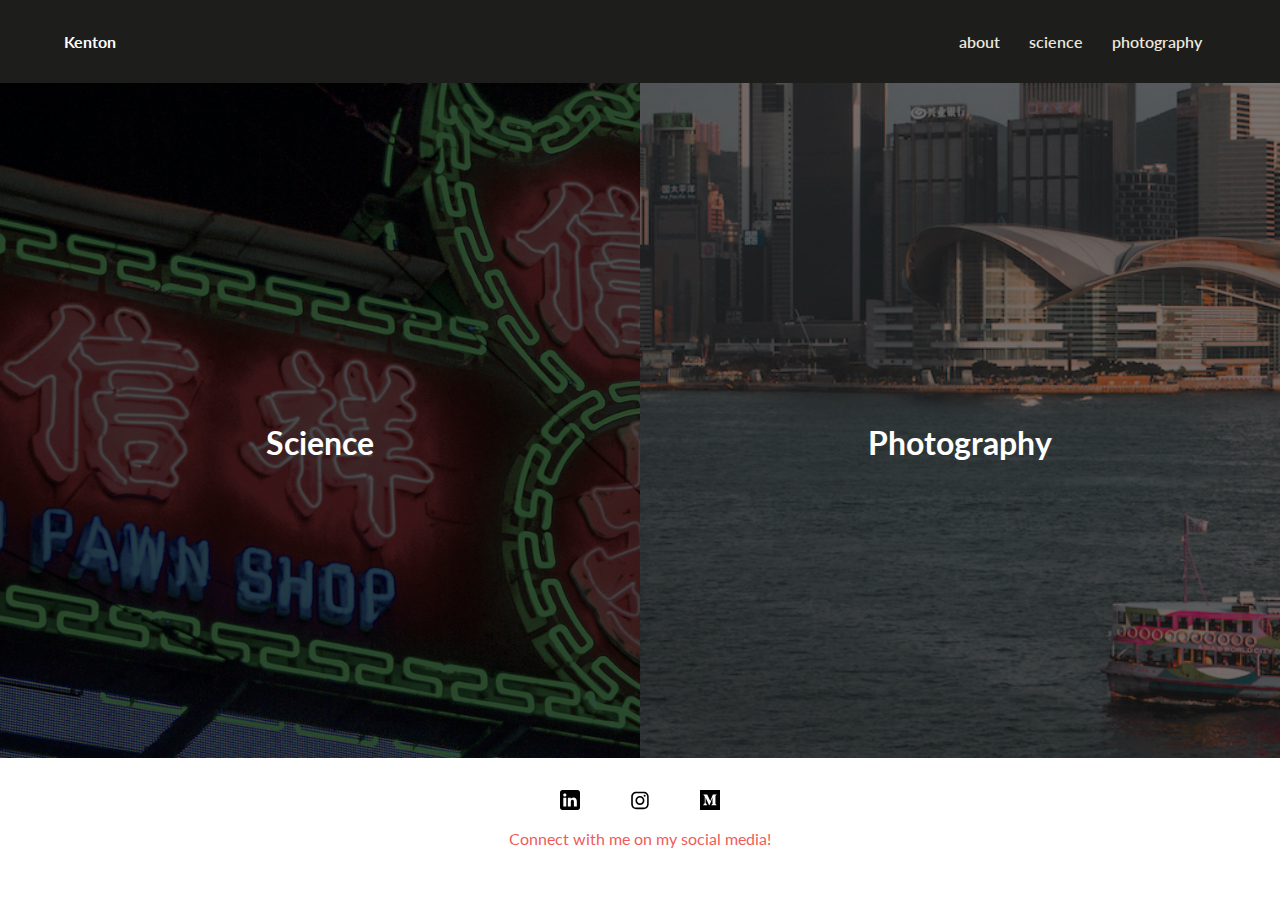
<file: index.html>
<!DOCTYPE html>
<html lang="en">
  <head>
    <meta charset="UTF-8" />
    <meta http-equiv="X-UA-Compatible" content="IE=edge" />
    <meta name="viewport" content="width=device-width, initial-scale=1.0" />
    <title>Kenton Kwok | Physics and Photography</title>
    <link rel="stylesheet" href="css/main.css" />
  </head>

  <body>
    <!---------- Navbar ---------->
    <div class="nav-container">
      <header>
        <a href="index.html" class="logo">Kenton</a>

        <nav>
          <ul>
            <li><a href="about.html">about</a></li>
            <li><a href="science.html">science</a></li>
            <li><a href="photography.html">photography</a></li>
          </ul>
        </nav>
      </header>
    </div>

    <div class="splash">
      <div class="splash-container science">
        <a href="science.html"><h1 class="splash-text science-text">Science</h1></a>
      </div>
      <div class="splash-container photography">
        <a href="photography.html"><h1 class="splash-text photography-text">Photography</h1></a>
      </div>
    </div>

    <!-- Footer -->

    <section class="action">
      <ul>
        <li>
          <a href="https://www.linkedin.com/in/kentonkwok/"
            ><img src="images/linkedin.svg" alt="linkedin"
          /></a>
        </li>
        <li>
          <a href="https://www.instagram.com/kurnturn/"
            ><img src="images/instagram.svg" alt="instagram"
          /></a>
        </li>
        <li>
          <a href="https://medium.com/@kwokkenton"><img src="images/medium.svg" alt="medium" /></a>
        </li>
      </ul>
      <p>Connect with me on my social media!</p>
    </section>
  </body>
</html>
</file>
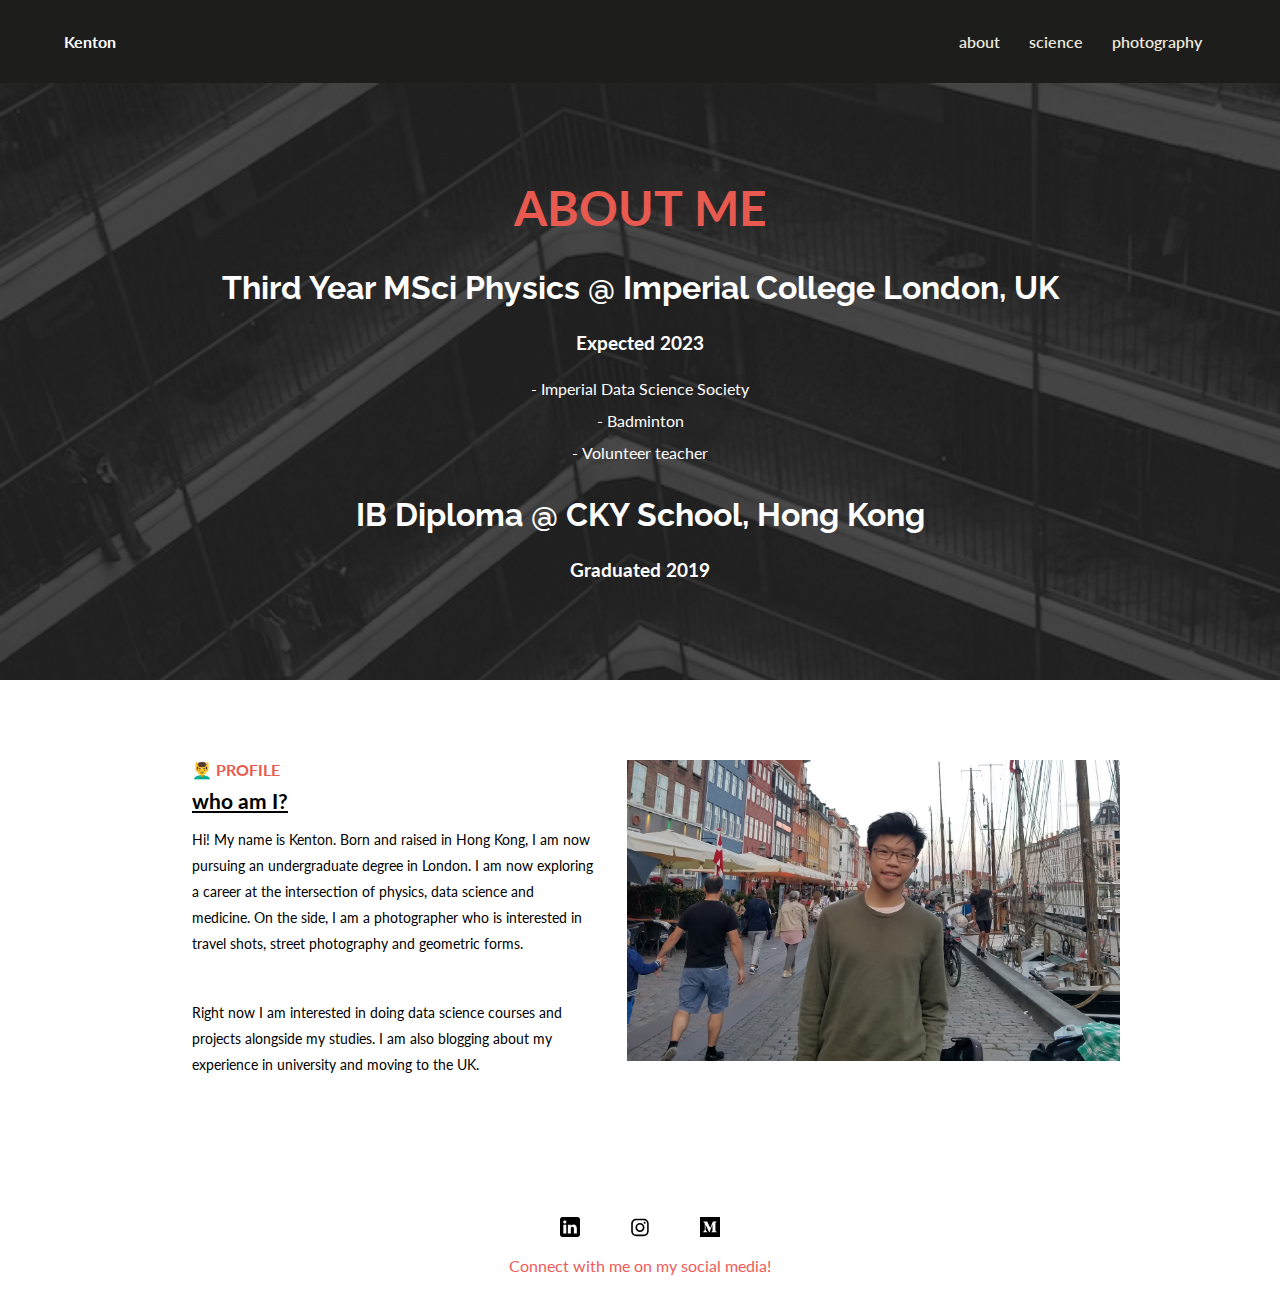
<file: about.html>
<!DOCTYPE html>
<html lang="en">
  <head>
    <meta charset="UTF-8" />
    <meta http-equiv="X-UA-Compatible" content="IE=edge" />
    <meta name="viewport" content="width=device-width, initial-scale=1.0" />
    <title>Kenton Kwok | About</title>
    <link rel="stylesheet" href="css/main.css" />
  </head>

  <body>
    <div class="nav-container">
      <header>
        <a href="index.html" class="logo">Kenton</a>
        <nav>
          <ul>
            <li><a href="about.html">about</a></li>
            <li><a href="science.html">science</a></li>
            <li><a href="photography.html">photography</a></li>
          </ul>
        </nav>
      </header>
    </div>
    <div class="hero">
      <div class="content">
        <h1 style="text-transform: uppercase">about me</h1>
        <h2>Third Year MSci Physics @ Imperial College London, UK</h2>
        <h3>Expected 2023</h3>
        <ul>
          <li>Imperial Data Science Society</li>
          <li>Badminton</li>
          <li>Volunteer teacher</li>
        </ul>
        <h2>IB Diploma @ CKY School, Hong Kong</h2>
        <h3>Graduated 2019</h3>
      </div>
    </div>

    <section class="featured">
      <div class="left">
        <div class="inner transition2">
          <p class="subtitle">💆‍♂️ Profile</p>
          <a href="#" class="featured-title">who am I?</a>
          <p class="featured-desc">
            Hi! My name is Kenton. Born and raised in Hong Kong, I am now pursuing an undergraduate
            degree in London. I am now exploring a career at the intersection of physics, data
            science and medicine. On the side, I am a photographer who is interested in travel
            shots, street photography and geometric forms.
          </p>
          <p class="featured-desc">
            Right now I am interested in doing data science courses and projects alongside my
            studies. I am also blogging about my experience in university and moving to the UK.
          </p>
        </div>
      </div>
      <img class="right transition2" src="images/me.jpg" alt="featured photo" />
    </section>

    <section class="action">
      <ul>
        <li>
          <a href="https://www.linkedin.com/in/kentonkwok/"
            ><img src="images/linkedin.svg" alt="linkedin"
          /></a>
        </li>
        <li>
          <a href="https://www.instagram.com/kurnturn/"
            ><img src="images/instagram.svg" alt="instagram"
          /></a>
        </li>
        <li>
          <a href="https://medium.com/@kwokkenton"><img src="images/medium.svg" alt="medium" /></a>
        </li>
      </ul>
      <p>Connect with me on my social media!</p>
    </section>
  </body>
</html>
</file>
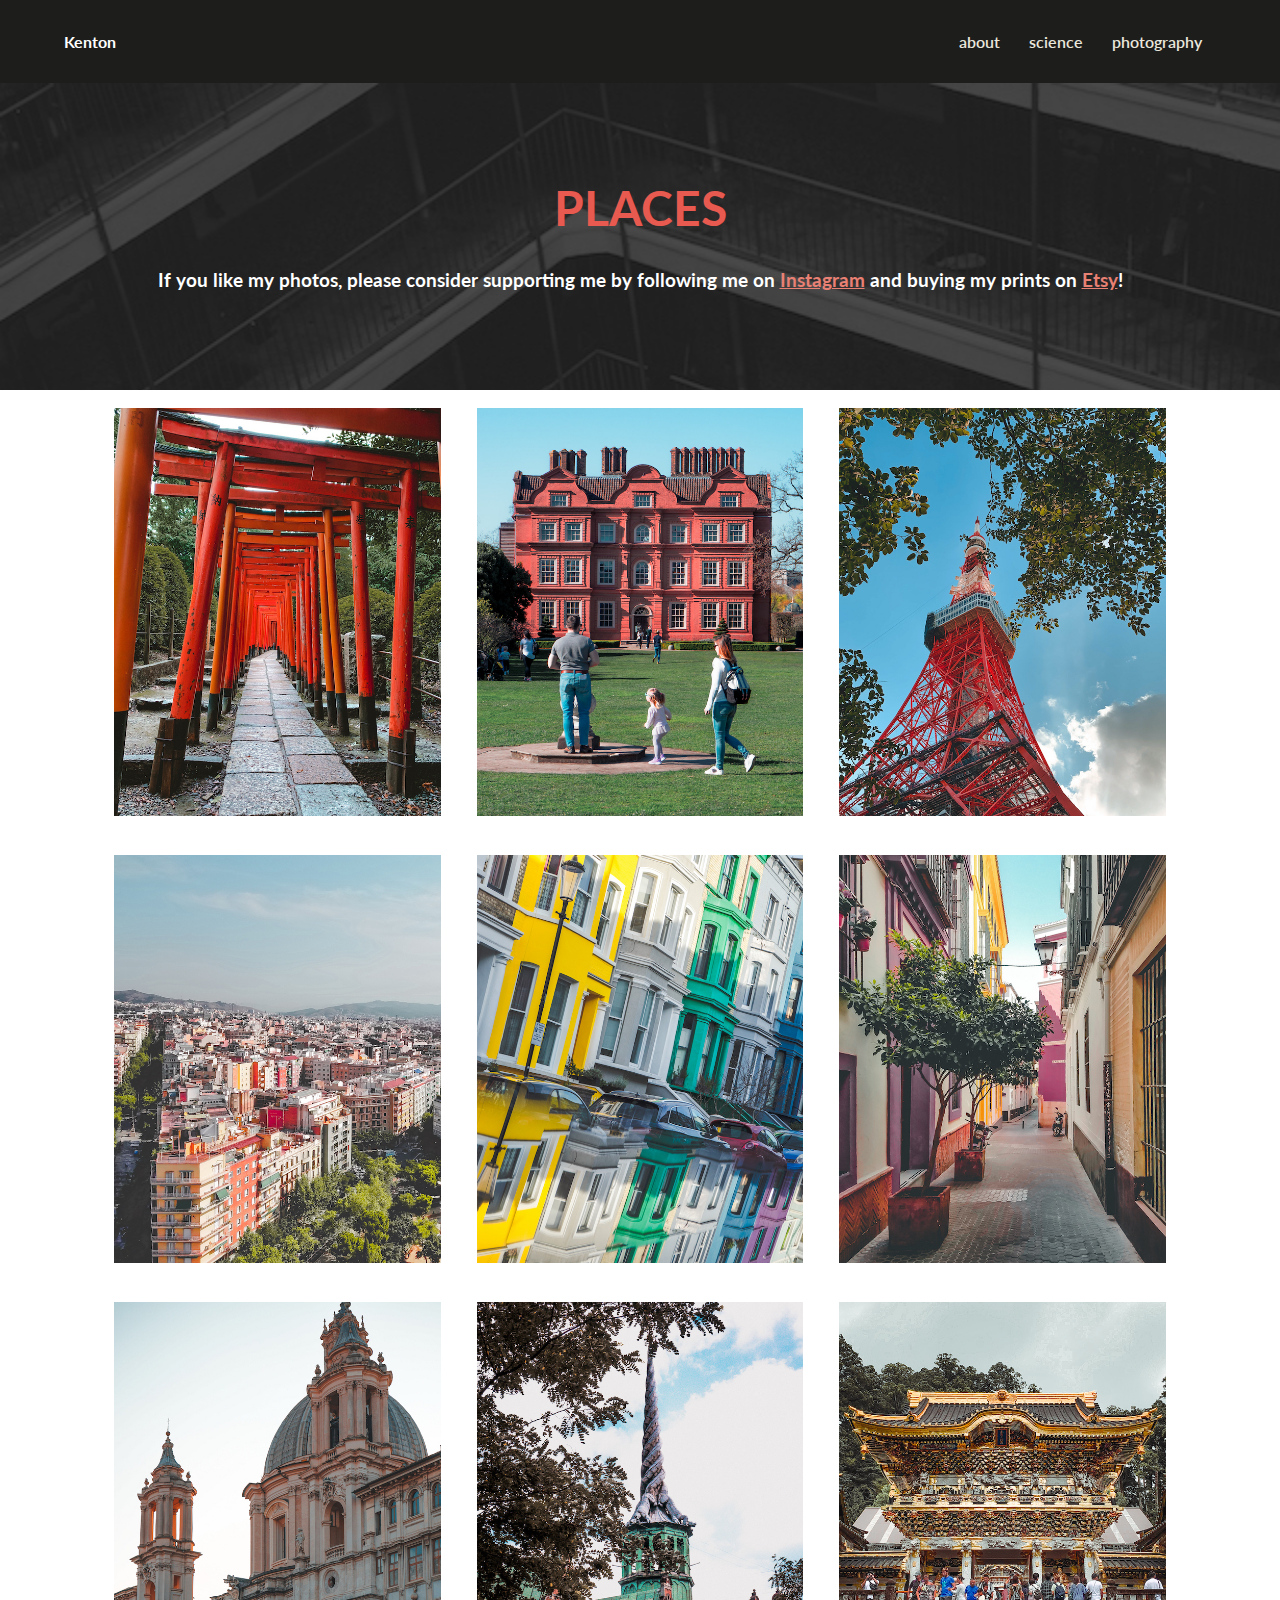
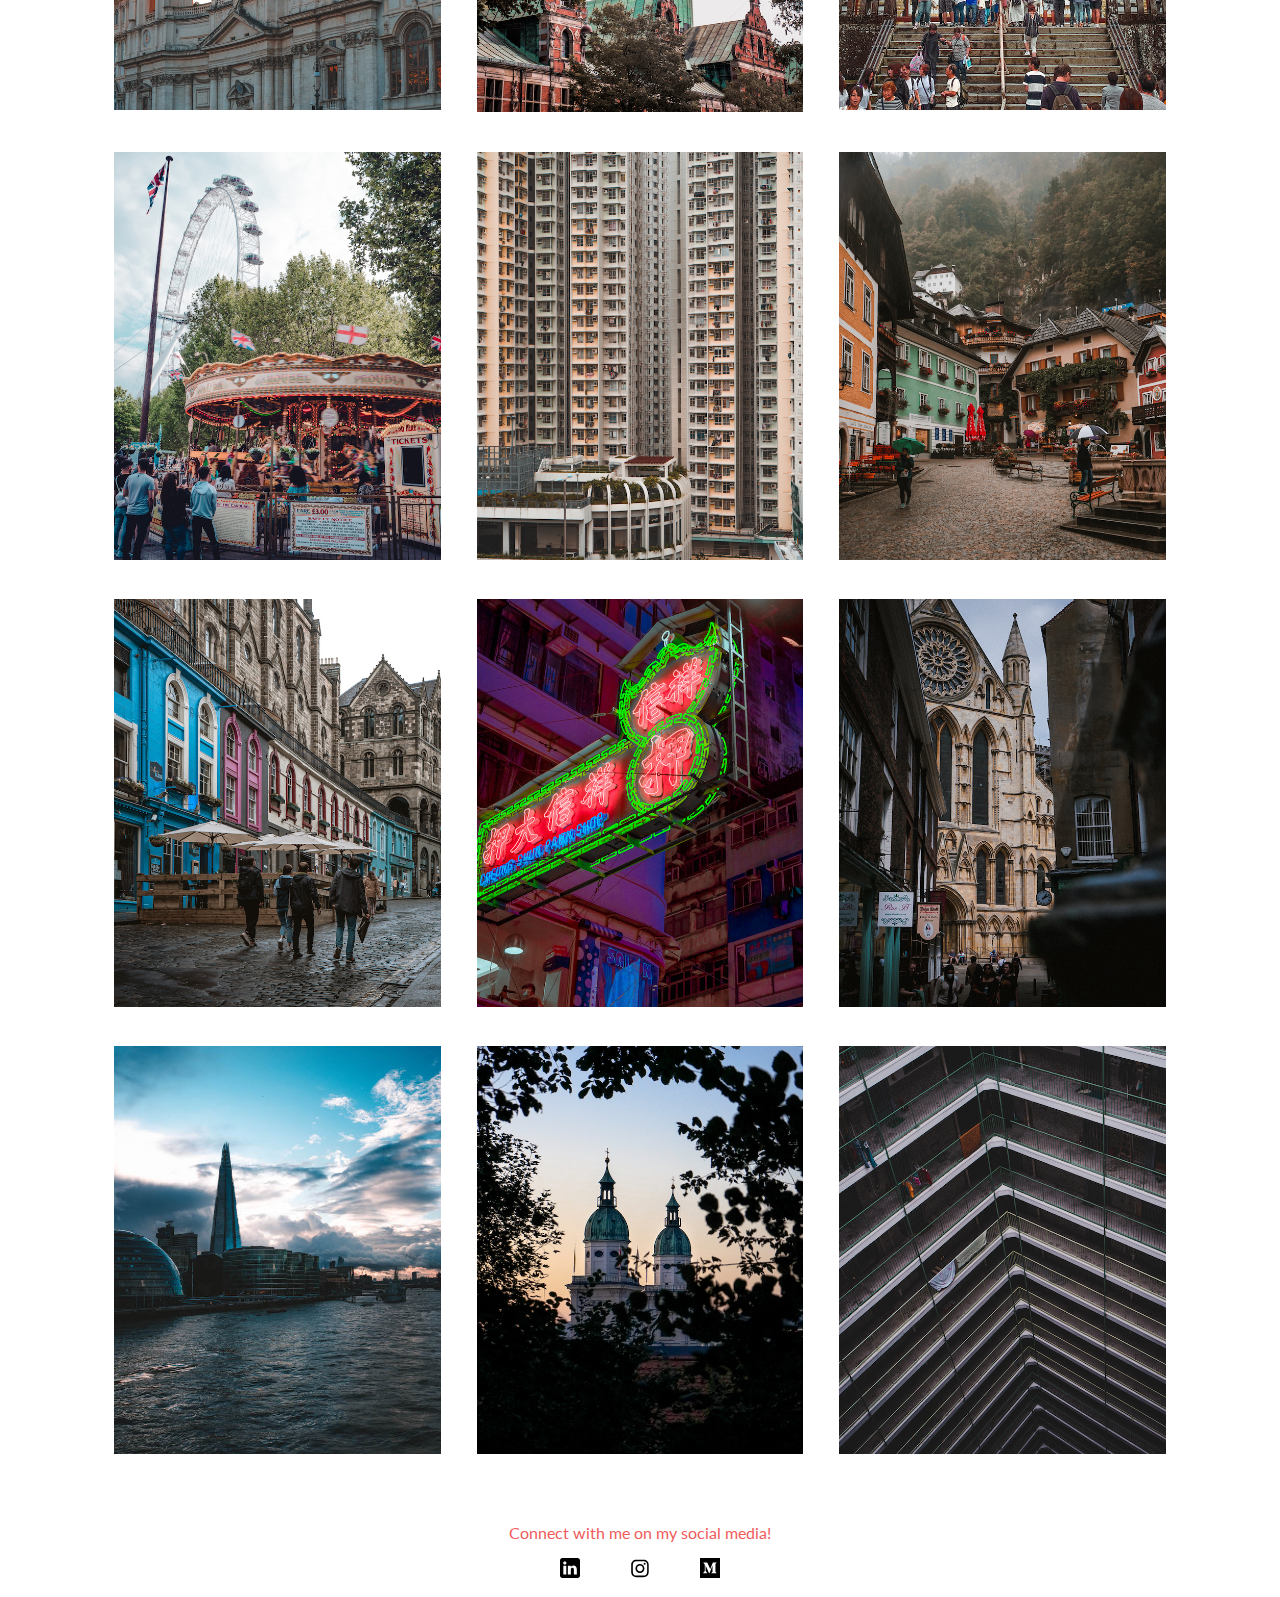
<file: photography.html>
<!DOCTYPE html>
<html lang="en">
  <head>
    <meta charset="UTF-8" />
    <meta http-equiv="X-UA-Compatible" content="IE=edge" />
    <meta name="viewport" content="width=device-width, initial-scale=1.0" />
    <title>Kenton Kwok | Photography</title>
    <link rel="stylesheet" href="css/main.css" />
  </head>

  <body>
    <div class="nav-container">
      <header>
        <a href="index.html" class="logo">Kenton</a>
        <nav>
          <ul>
            <li><a href="about.html">about</a></li>
            <li><a href="science.html">science</a></li>
            <li><a href="photography.html">photography</a></li>
          </ul>
        </nav>
      </header>
    </div>

    <div class="hero">
      <div class="content">
        <h1 style="text-transform: uppercase">Places</h1>
        <h3>
          If you like my photos, please consider supporting me by following me on
          <a href="https://www.instagram.com/kurnturn">Instagram</a> and buying my prints on
          <a href="">Etsy</a>!
        </h3>
      </div>
    </div>

    <div class="image-section">
      <div class="container">
        <img src="images/places/1.jpg" alt="tori gates japan" />
        <div class="middle">
          <div class="text">
            <h3>Vortex</h3>
            Nezu Shrine, Tokyo
          </div>
        </div>
      </div>
      <div class="container">
        <img src="images/places/2.jpg" alt="kew palace" />
        <div class="middle">
          <div class="text">
            <h3>Home?</h3>
            Kew Palace, London
          </div>
        </div>
      </div>
      <div class="container">
        <img src="images/places/3.jpg" alt="tokyo tower" />
        <div class="middle">
          <div class="text">
            <h3>Bold</h3>
            Tokyo Tower, Tokyo
          </div>
        </div>
      </div>
      <div class="container">
        <img src="images/places/4.jpg" alt="barcelona eixample" />
        <div class="middle">
          <div class="text">
            <h3>Grid</h3>
            Eixample, Barcelona
          </div>
        </div>
      </div>
      <div class="container">
        <img src="images/places/5.jpg" alt="notting hill" />
        <div class="middle">
          <div class="text">
            <h3>Hallucinate</h3>
            Notting Hill, London
          </div>
        </div>
      </div>
      <div class="container">
        <img src="images/places/6.jpg" alt="sevilla" />
        <div class="middle">
          <div class="text">
            <h3>Soul</h3>
            Sevilla
          </div>
        </div>
      </div>
      <div class="container">
        <img src="images/places/7.jpg" alt="Rome" />
        <div class="middle">
          <div class="text">
            <h3>Untitled</h3>
            Sant'Agnese in Agone, Rome
          </div>
        </div>
      </div>
      <div class="container">
        <img src="images/places/8.jpg" alt="Copenhagen" />
        <div class="middle">
          <div class="text">
            <h3>Is this Fantasy?</h3>
            Copenhagen
          </div>
        </div>
      </div>
      <div class="container">
        <img src="images/places/9.jpg" alt="Nikko Tosho Gu" />
        <div class="middle">
          <div class="text">
            <h3>Golden Decadence</h3>
            Nikkō Toshō-gū
          </div>
        </div>
      </div>
      <div class="container">
        <img src="images/places/10.jpg" alt="Southbank Ferris Wheel" />
        <div class="middle">
          <div class="text">
            <h3>Spin</h3>
            Southbank, London
          </div>
        </div>
      </div>
      <div class="container">
        <img src="images/places/11.jpg" alt="Tak Long Estate" />
        <div class="middle">
          <div class="text">
            <h3>Ctrl+C</h3>
            Tak Long Estate, Hong Kong
          </div>
        </div>
      </div>
      <div class="container">
        <img src="images/places/12.jpg" alt="Hallstatt" />
        <div class="middle">
          <div class="text">
            <h3>Idyll</h3>
            Hallstatt
          </div>
        </div>
      </div>
      <div class="container">
        <img src="images/places/13.jpg" alt="Victoria Street, Edinburgh" />
        <div class="middle">
          <div class="text">
            <h3>Ribbon</h3>
            Victoria Street, Edinburgh
          </div>
        </div>
      </div>
      <div class="container">
        <img src="images/places/14.jpg" alt="Neon lights" />
        <div class="middle">
          <div class="text">
            <h3>Strike</h3>
            Mong Kok, Hong Kong
          </div>
        </div>
      </div>
      <div class="container">
        <img src="images/places/15.jpg" alt="York Minster" />
        <div class="middle">
          <div class="text">
            <h3>Untitled</h3>
            York Minster, York
          </div>
        </div>
      </div>
      <div class="container">
        <img src="images/places/16.jpg" alt="River Thames" />
        <div class="middle">
          <div class="text">
            <h3>Bold</h3>
            River Thames, London
          </div>
        </div>
      </div>
      <div class="container">
        <img src="images/places/17.jpg" alt="notting hill" />
        <div class="middle">
          <div class="text">
            <h3>Happily ever after</h3>
            Salzburger Dom
          </div>
        </div>
      </div>
      <div class="container">
        <img src="images/places/18.jpg" alt="Fall" />
        <div class="middle">
          <div class="text">
            <h3>Fall</h3>
            Oi Man Estate, Hong Kong
          </div>
        </div>
      </div>
    </div>

    <section class="action">
      <p>Connect with me on my social media!</p>

      <ul>
        <li>
          <a href="https://www.linkedin.com/in/kentonkwok/"
            ><img src="images/linkedin.svg" alt="linkedin"
          /></a>
        </li>
        <li>
          <a href="https://www.instagram.com/kurnturn/"
            ><img src="images/instagram.svg" alt="instagram"
          /></a>
        </li>
        <li>
          <a href="https://medium.com/@kwokkenton"><img src="images/medium.svg" alt="medium" /></a>
        </li>
      </ul>
    </section>
  </body>
</html>
</file>
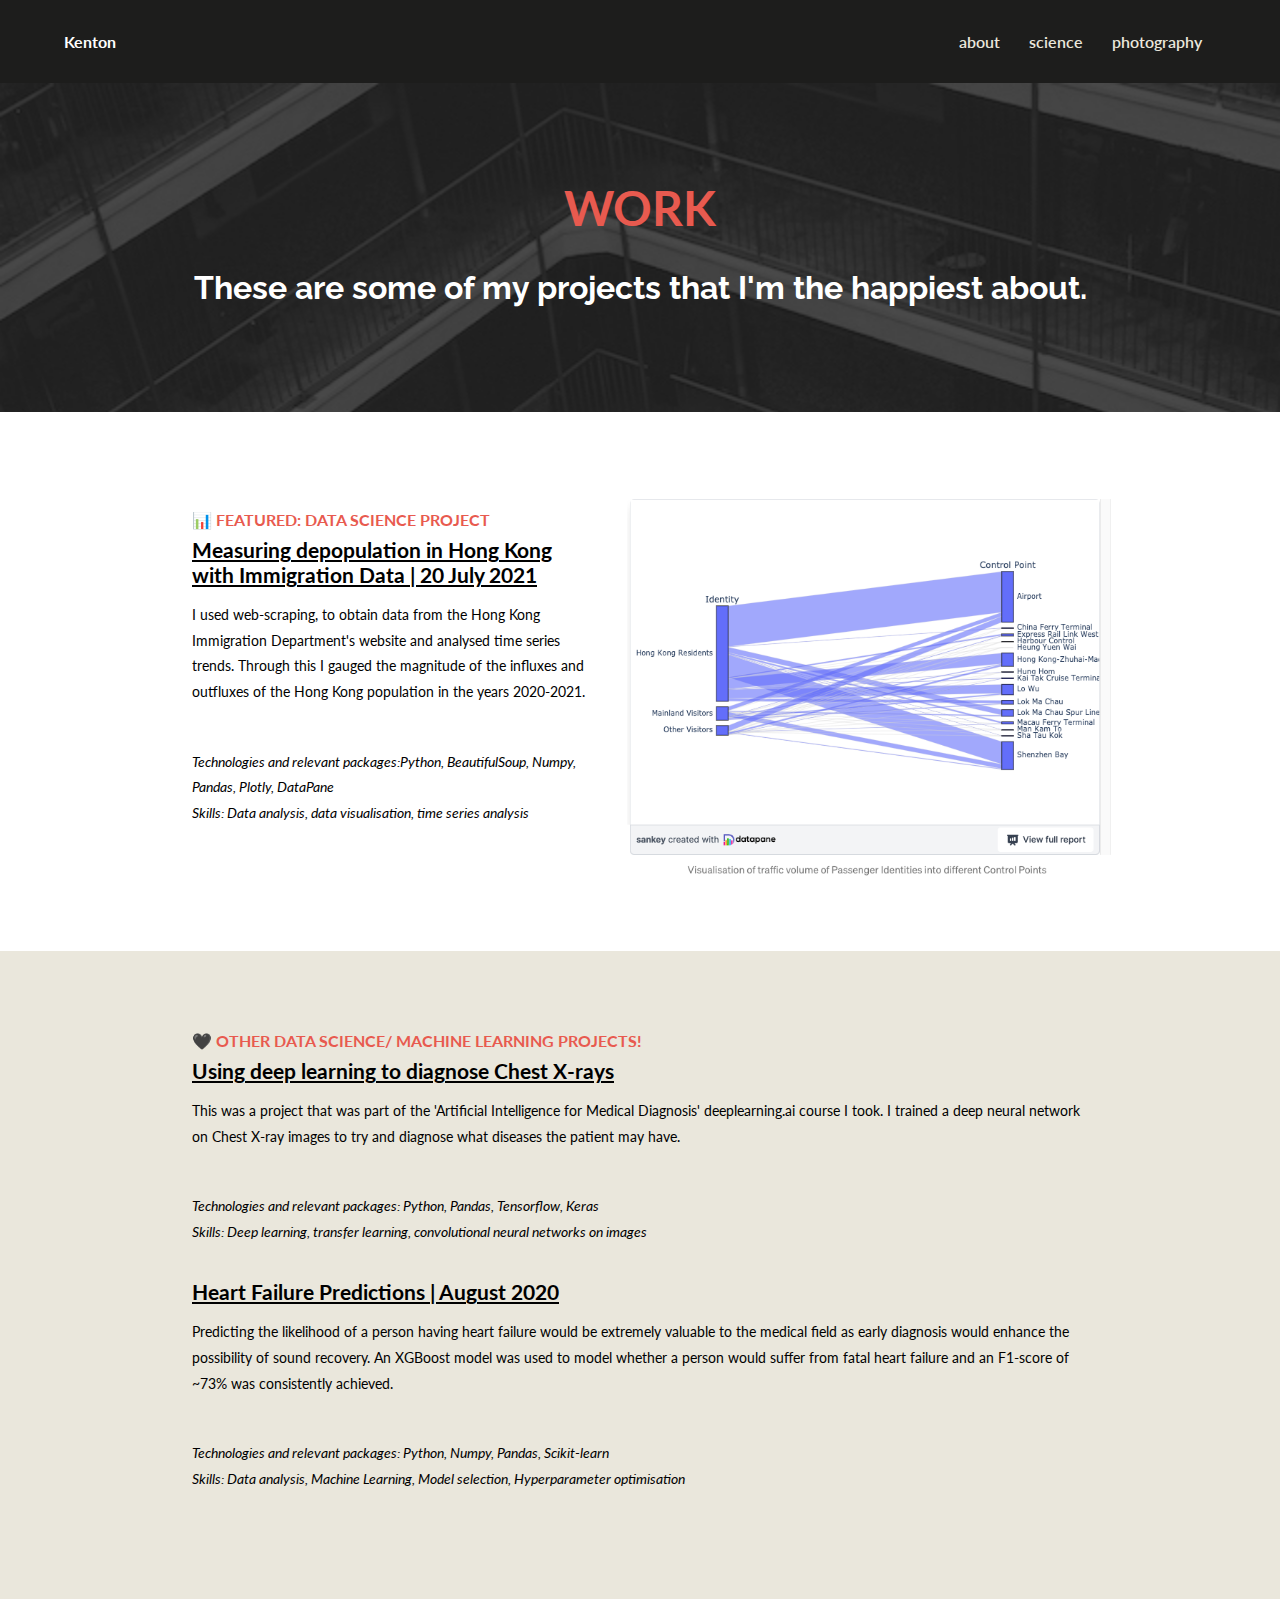
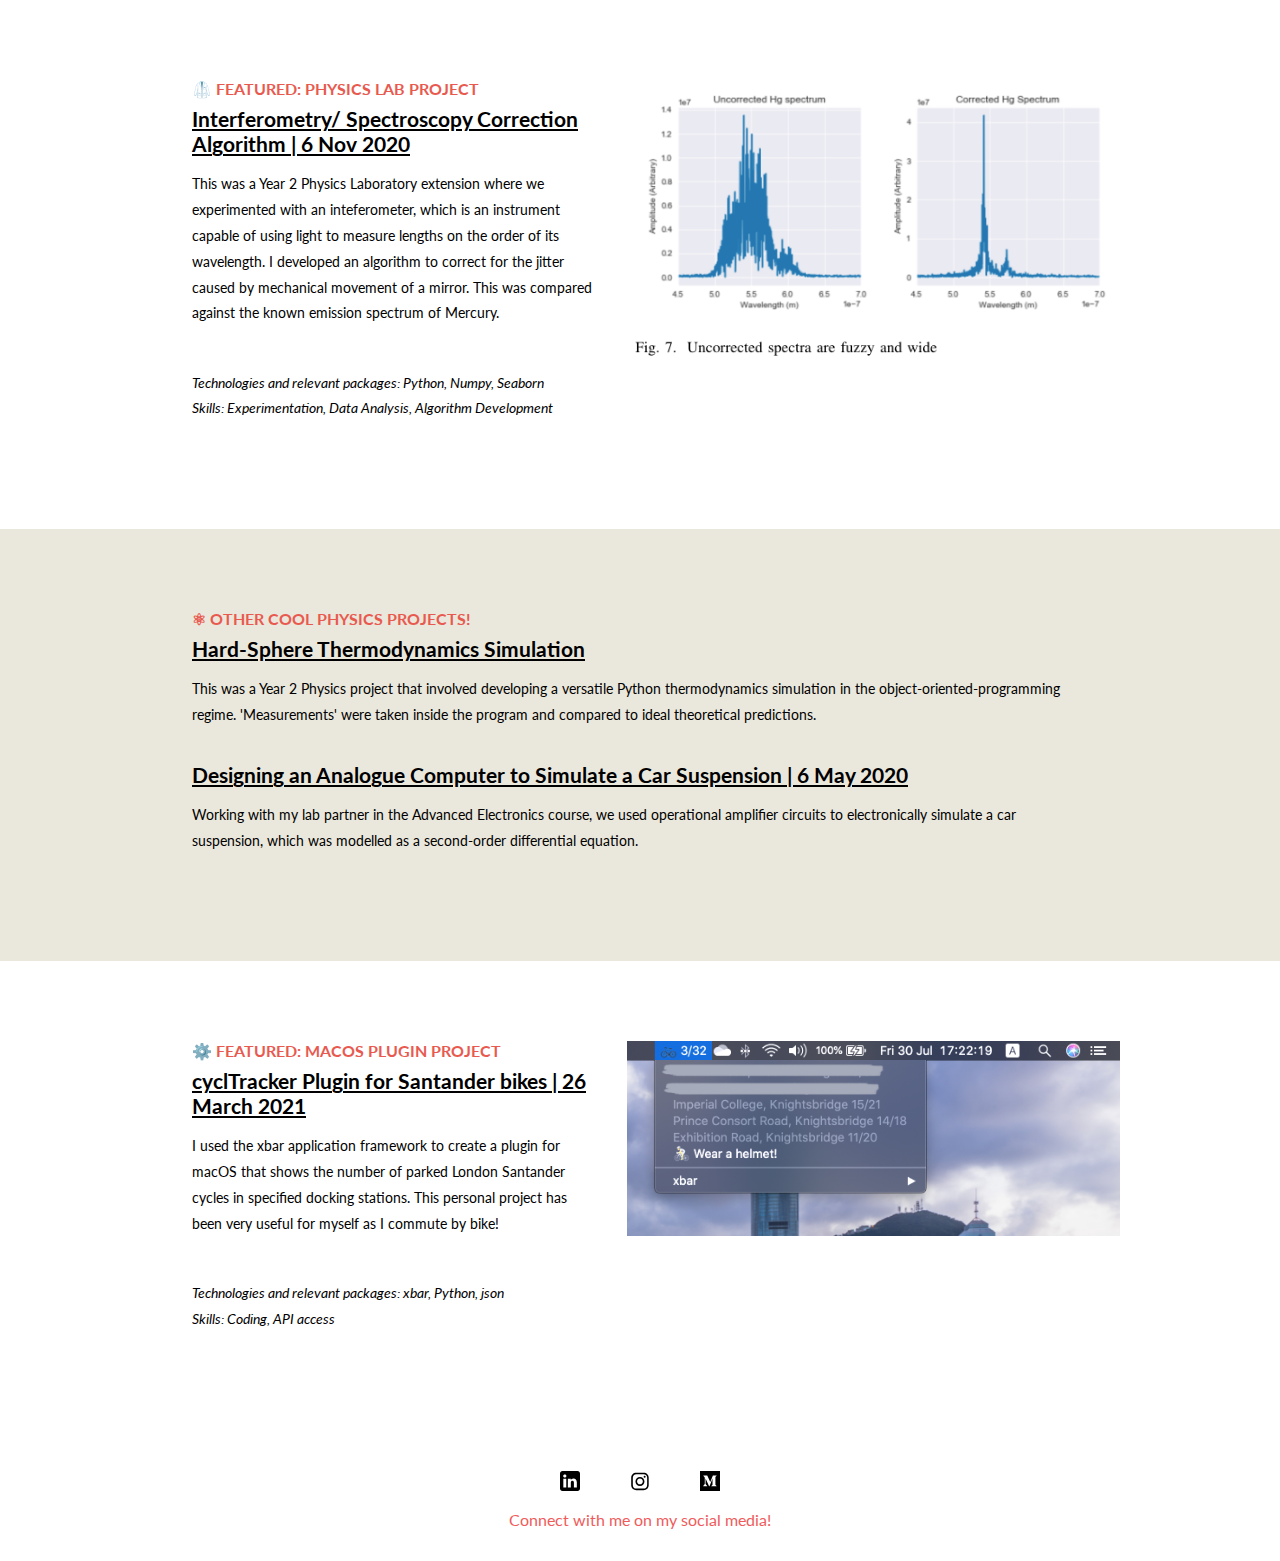
<file: science.html>
<!DOCTYPE html>
<html lang="en">
  <head>
    <meta charset="UTF-8" />
    <meta http-equiv="X-UA-Compatible" content="IE=edge" />
    <meta name="viewport" content="width=device-width, initial-scale=1.0" />
    <title>Kenton Kwok | Science</title>
    <link rel="stylesheet" href="css/main.css" />
  </head>

  <body>
    <div class="nav-container">
      <header>
        <a href="index.html" class="logo">Kenton</a>
        <nav>
          <ul>
            <li><a href="about.html">about</a></li>
            <li><a href="science.html">science</a></li>
            <li><a href="photography.html">photography</a></li>
          </ul>
        </nav>
      </header>
    </div>
    <div class="hero">
      <div class="content">
        <h1 style="text-transform: uppercase">Work</h1>
        <h2>These are some of my projects that I'm the happiest about.</h2>
      </div>
    </div>

    <section class="featured">
      <div class="left">
        <div class="inner transition2">
          <p class="subtitle">📊 Featured: Data Science Project</p>
          <a
            href="https://medium.com/@kwokkenton/is-hong-kong-facing-depopulation-e5b2d274e42a"
            class="featured-title"
            target="_blank"
            >Measuring depopulation in Hong Kong with Immigration Data | 20 July 2021</a
          >
          <p class="featured-desc">
            I used web-scraping, to obtain data from the Hong Kong Immigration Department's website
            and analysed time series trends. Through this I gauged the magnitude of the influxes and
            outfluxes of the Hong Kong population in the years 2020-2021.
          </p>
          <p class="featured-desc">
            <i
              >Technologies and relevant packages:Python, BeautifulSoup, Numpy, Pandas, Plotly,
              DataPane <br />
              Skills: Data analysis, data visualisation, time series analysis</i
            >
          </p>
        </div>
      </div>
      <img class="right transition2" src="images/hkimm.png" alt="featured photo" />
    </section>

    <section class="other">
      <div class="inner transition2">
        <p class="subtitle">🖤 Other data science/ machine learning projects!</p>
        <a href="#" class="featured-title">Using deep learning to diagnose Chest X-rays</a>
        <p class="featured-desc">
          This was a project that was part of the 'Artificial Intelligence for Medical Diagnosis'
          deeplearning.ai course I took. I trained a deep neural network on Chest X-ray images to
          try and diagnose what diseases the patient may have.
        </p>
        <p class="featured-desc">
          <i
            >Technologies and relevant packages: Python, Pandas, Tensorflow, Keras<br />
            Skills: Deep learning, transfer learning, convolutional neural networks on images</i
          >
        </p>

        <a
          href="https://www.kaggle.com/kentonkwok/destined-for-heart-failure"
          class="featured-title"
          target="_blank"
          >Heart Failure Predictions | August 2020</a
        >
        <p class="featured-desc">
          Predicting the likelihood of a person having heart failure would be extremely valuable to
          the medical field as early diagnosis would enhance the possibility of sound recovery. An
          XGBoost model was used to model whether a person would suffer from fatal heart failure and
          an F1-score of ~73% was consistently achieved.
        </p>

        <p class="featured-desc">
          <i
            >Technologies and relevant packages: Python, Numpy, Pandas, Scikit-learn <br />
            Skills: Data analysis, Machine Learning, Model selection, Hyperparameter optimisation</i
          >
        </p>
      </div>
    </section>

    <section class="featured">
      <div class="left">
        <div class="inner transition2">
          <p class="subtitle">🥼 Featured: Physics Lab Project</p>
          <a href="#" class="featured-title"
            >Interferometry/ Spectroscopy Correction Algorithm | 6 Nov 2020</a
          >
          <p class="featured-desc">
            This was a Year 2 Physics Laboratory extension where we experimented with an
            inteferometer, which is an instrument capable of using light to measure lengths on the
            order of its wavelength. I developed an algorithm to correct for the jitter caused by
            mechanical movement of a mirror. This was compared against the known emission spectrum
            of Mercury.
          </p>
          <p class="featured-desc">
            <i
              >Technologies and relevant packages: Python, Numpy, Seaborn <br />
              Skills: Experimentation, Data Analysis, Algorithm Development</i
            >
          </p>
        </div>
      </div>
      <img class="right transition2" src="images/laser.png" alt="featured photo" />
    </section>

    <section class="other">
      <div class="left">
        <div class="inner transition2">
          <p class="subtitle">⚛ Other cool physics projects!</p>
          <a href="#" class="featured-title">Hard-Sphere Thermodynamics Simulation</a>
          <p class="featured-desc">
            This was a Year 2 Physics project that involved developing a versatile Python
            thermodynamics simulation in the object-oriented-programming regime. 'Measurements' were
            taken inside the program and compared to ideal theoretical predictions.
          </p>

          <a href="#" class="featured-title"
            >Designing an Analogue Computer to Simulate a Car Suspension | 6 May 2020</a
          >
          <p class="featured-desc">
            Working with my lab partner in the Advanced Electronics course, we used operational
            amplifier circuits to electronically simulate a car suspension, which was modelled as a
            second-order differential equation.
          </p>
        </div>
      </div>
    </section>

    <section class="featured">
      <div class="left">
        <div class="inner transition2">
          <p class="subtitle">⚙️ Featured: macOS Plugin Project</p>
          <a href="https://github.com/kwokkenton/plugins" class="featured-title" target="_blank"
            >cyclTracker Plugin for Santander bikes | 26 March 2021</a
          >
          <p class="featured-desc">
            I used the xbar application framework to create a plugin for macOS that shows the number
            of parked London Santander cycles in specified docking stations. This personal project
            has been very useful for myself as I commute by bike!
          </p>

          <p class="featured-desc">
            <i
              >Technologies and relevant packages: xbar, Python, json <br />
              Skills: Coding, API access</i
            >
          </p>
        </div>
      </div>
      <img class="right transition2" src="images/xbar.png" alt="featured photo" />
    </section>

    <!-- FOOTER -->
    <section class="action">
      <ul>
        <li>
          <a href="https://www.linkedin.com/in/kentonkwok/"
            ><img src="images/linkedin.svg" alt="linkedin"
          /></a>
        </li>
        <li>
          <a href="https://www.instagram.com/kurnturn/"
            ><img src="images/instagram.svg" alt="instagram"
          /></a>
        </li>
        <li>
          <a href="https://medium.com/@kwokkenton"><img src="images/medium.svg" alt="medium" /></a>
        </li>
      </ul>
      <p>Connect with me on my social media!</p>
    </section>
  </body>
</html>
</file>
<file: css/main.css>
@import url("https://fonts.googleapis.com/css2?family=Lato:wght@400;700&family=Raleway:ital,wght@0,600;0,700;0,900;1,700&display=swap");
@-webkit-keyframes transitionIn {
  from {
    opacity: 0;
    -webkit-transform: rotateX(-10deg);
            transform: rotateX(-10deg);
  }
  to {
    opacity: 1;
    -webkit-transform: rotateX(0);
            transform: rotateX(0);
  }
}
@keyframes transitionIn {
  from {
    opacity: 0;
    -webkit-transform: rotateX(-10deg);
            transform: rotateX(-10deg);
  }
  to {
    opacity: 1;
    -webkit-transform: rotateX(0);
            transform: rotateX(0);
  }
}

body {
  height: 100vh;
  margin: 0;
  font-family: "Lato", "arial";
}

ul {
  list-style-type: none;
  margin: 0;
  padding: 0;
}

a {
  text-decoration: underline;
  color: #e98074;
  -webkit-animation: transitionIn 1.2s ease;
          animation: transitionIn 1.2s ease;
}

img {
  width: 100%;
  -webkit-animation: transitionIn 1.6s ease;
          animation: transitionIn 1.6s ease;
}

p {
  -webkit-animation: transitionIn 1.2s ease;
          animation: transitionIn 1.2s ease;
}

/***** Navbar*******/
.nav-container {
  background-color: #1d1d1c;
  /*background-image: url("../images/bg.jpg");*/
  /* rgb(20, 36, 43)*/
}

.nav-container a {
  color: #eae7dc;
  text-decoration: none;
}

header {
  display: -webkit-box;
  display: -ms-flexbox;
  display: flex;
  -webkit-box-pack: justify;
      -ms-flex-pack: justify;
          justify-content: space-between;
  padding: 2em;
}

header .logo {
  font-weight: 700;
  color: #ffffff;
}

header nav {
  float: right;
}

header nav ul {
  display: -webkit-box;
  display: -ms-flexbox;
  display: flex;
}

header nav ul a {
  display: block;
  padding: 0 0.9em;
  font-weight: 600;
}

.hero {
  /*background: #bbd8b3;*/
  background-image: url("../images/bg.jpg");
  background-size: cover;
  color: white;
  display: -ms-grid;
  display: grid;
  padding: 2em 2em;
  text-align: center;
}

.hero h1 {
  color: #e85a4f;
}

.hero h2 {
  font-family: Raleway;
}

.hero ul {
  line-height: 200%;
}

.hero li {
  list-style: "- ";
  list-style-position: inside;
}

section {
  padding: 4em 2em;
  text-align: center;
}

/******* Home/ Index Page**********/
.splash {
  display: -ms-grid;
  display: grid;
  height: 100vh;
  -ms-grid-rows: 1fr 1fr;
      grid-template-rows: 1fr 1fr;
}

.splash .splash-container {
  text-align: center;
  position: relative;
  background-size: cover;
  color: white;
}

.splash .splash-container a {
  text-decoration: none;
}

.splash .science {
  background-image: url("../images/science.jpg");
}

.splash .science-text:hover,
.splash .science-text:focus {
  color: #9ae19d;
}

.splash .photography-text:hover,
.splash .photography-text:focus {
  color: #ef5b5b;
}

.splash .splash-text {
  position: absolute;
  top: 50%;
  left: 50%;
  -webkit-transform: translate(-50%, -50%);
          transform: translate(-50%, -50%);
  color: white;
}

.splash .photography {
  background-image: url("../images/photography.jpg");
}

/******* Others**********/
.subtitle {
  text-transform: uppercase;
  font-weight: bold;
  color: #e85a4f;
}

.featured {
  background: white;
}

.other {
  background: #eae7dc;
}

.featured-title {
  color: black;
  font-weight: bold;
  font-size: 1.3em;
  margin-top: -0.4em;
  display: block;
}

.featured-desc {
  color: black;
  margin-bottom: 3em;
  font-size: 0.9em;
  line-height: 1.8em;
}

/******* Skills bit
.skills {
  background-color: #8eaf9d;
}

.skills-container ul li {
  background: white;
  padding: 2em;
  margin-bottom: 1em;
}

.icon-container {
  height: 80px;
  display: grid;
  place-content: center;
  padding: 3em;
}

.skill-title {
  font-weight: bold;
  text-transform: uppercase;
}

.skills-title {
  padding-bottom: 2em;
}
**********/
/******* This is for the photography section*********/
.image-section {
  display: -ms-grid;
  display: grid;
  -ms-grid-columns: 1fr 1fr;
      grid-template-columns: 1fr 1fr;
}

.image-section .container:focus,
.image-section .container:hover {
  z-index: 1;
}

.image-section .container:focus .middle,
.image-section .container:hover .middle {
  opacity: 1;
}

.container {
  position: relative;
}

.middle {
  background-color: white;
  -webkit-transition: 0.5s ease;
  transition: 0.5s ease;
  opacity: 0;
  position: absolute;
  top: 50%;
  left: 50%;
  width: 50%;
  height: 50%;
  -webkit-transform: translate(-50%, -50%);
          transform: translate(-50%, -50%);
}

.middle .text {
  color: #032c3a;
  padding: 1em 1em;
  font-family: "Raleway";
}

/* Footer bit */
.action {
  padding-top: 2em;
  padding-bottom: 1em;
  display: -webkit-box;
  display: -ms-flexbox;
  display: flex;
  -webkit-box-pack: center;
      -ms-flex-pack: center;
          justify-content: center;
  -webkit-box-align: center;
      -ms-flex-align: center;
          align-items: center;
  -webkit-box-orient: vertical;
  -webkit-box-direction: normal;
      -ms-flex-direction: column;
          flex-direction: column;
  color: #ef5b5b;
}

.action ul {
  display: -webkit-box;
  display: -ms-flexbox;
  display: flex;
  -webkit-box-pack: justify;
      -ms-flex-pack: justify;
          justify-content: space-between;
  width: 10em;
}

.action ul li {
  display: inline;
}

.action ul img {
  width: 20px;
}

@media only screen and (min-width: 800px) {
  .featured {
    padding-left: 7em;
    padding-right: 7em;
    text-align: left;
  }
  .featured {
    display: -ms-grid;
    display: grid;
    -ms-grid-columns: 45% auto;
        grid-template-columns: 45% auto;
  }
  .other {
    padding-left: 7em;
    padding-right: 7em;
    text-align: left;
  }
  .left {
    display: -ms-grid;
    display: grid;
    place-content: center;
  }
  .right {
    margin-left: 2em;
    margin-top: 1em;
  }
  /*.skills {
    margin-top: -5em;
    margin-bottom: -7em;
    padding-top: 4em;
  }

  .skills-container ul {
    display: grid;
    grid-template-columns: repeat(3, auto);
    grid-gap: 1em;
  }*/
  /******* Home/ Index Page**********/
  .splash {
    -ms-grid-columns: 1fr 1fr;
        grid-template-columns: 1fr 1fr;
    -ms-grid-rows: unset;
        grid-template-rows: unset;
    height: unset;
  }
  .splash .splash-container {
    height: 75vh;
    background-size: cover;
  }
}

@media only screen and (min-width: 1050px) {
  .nav-container {
    display: -ms-grid;
    display: grid;
  }
  .nav-container header ul {
    padding: 0 2em;
  }
  .featured {
    padding-left: 12em;
    padding-right: 12em;
  }
  .other {
    padding-left: 12em;
    padding-right: 12em;
  }
  header {
    padding: 2em 2em 2em 4em;
  }
  section {
    padding: 4em;
  }
  .hero {
    display: -ms-grid;
    display: grid;
    padding: 0;
    padding-bottom: 1em;
  }
  .hero .content {
    padding: 4em;
  }
  .hero h1 {
    font-size: 3em;
    line-height: 1.2em;
  }
  .hero h2 {
    font-size: 2em;
  }
  .hero-design {
    margin-left: -12%;
    margin-top: 5%;
    width: auto;
  }
  .image-section {
    padding: 0 6em;
    -ms-grid-columns: 1fr 1fr 1fr;
        grid-template-columns: 1fr 1fr 1fr;
  }
  .image-section .container {
    margin: 5%;
  }
}
/*# sourceMappingURL=main.css.map */
</file>
